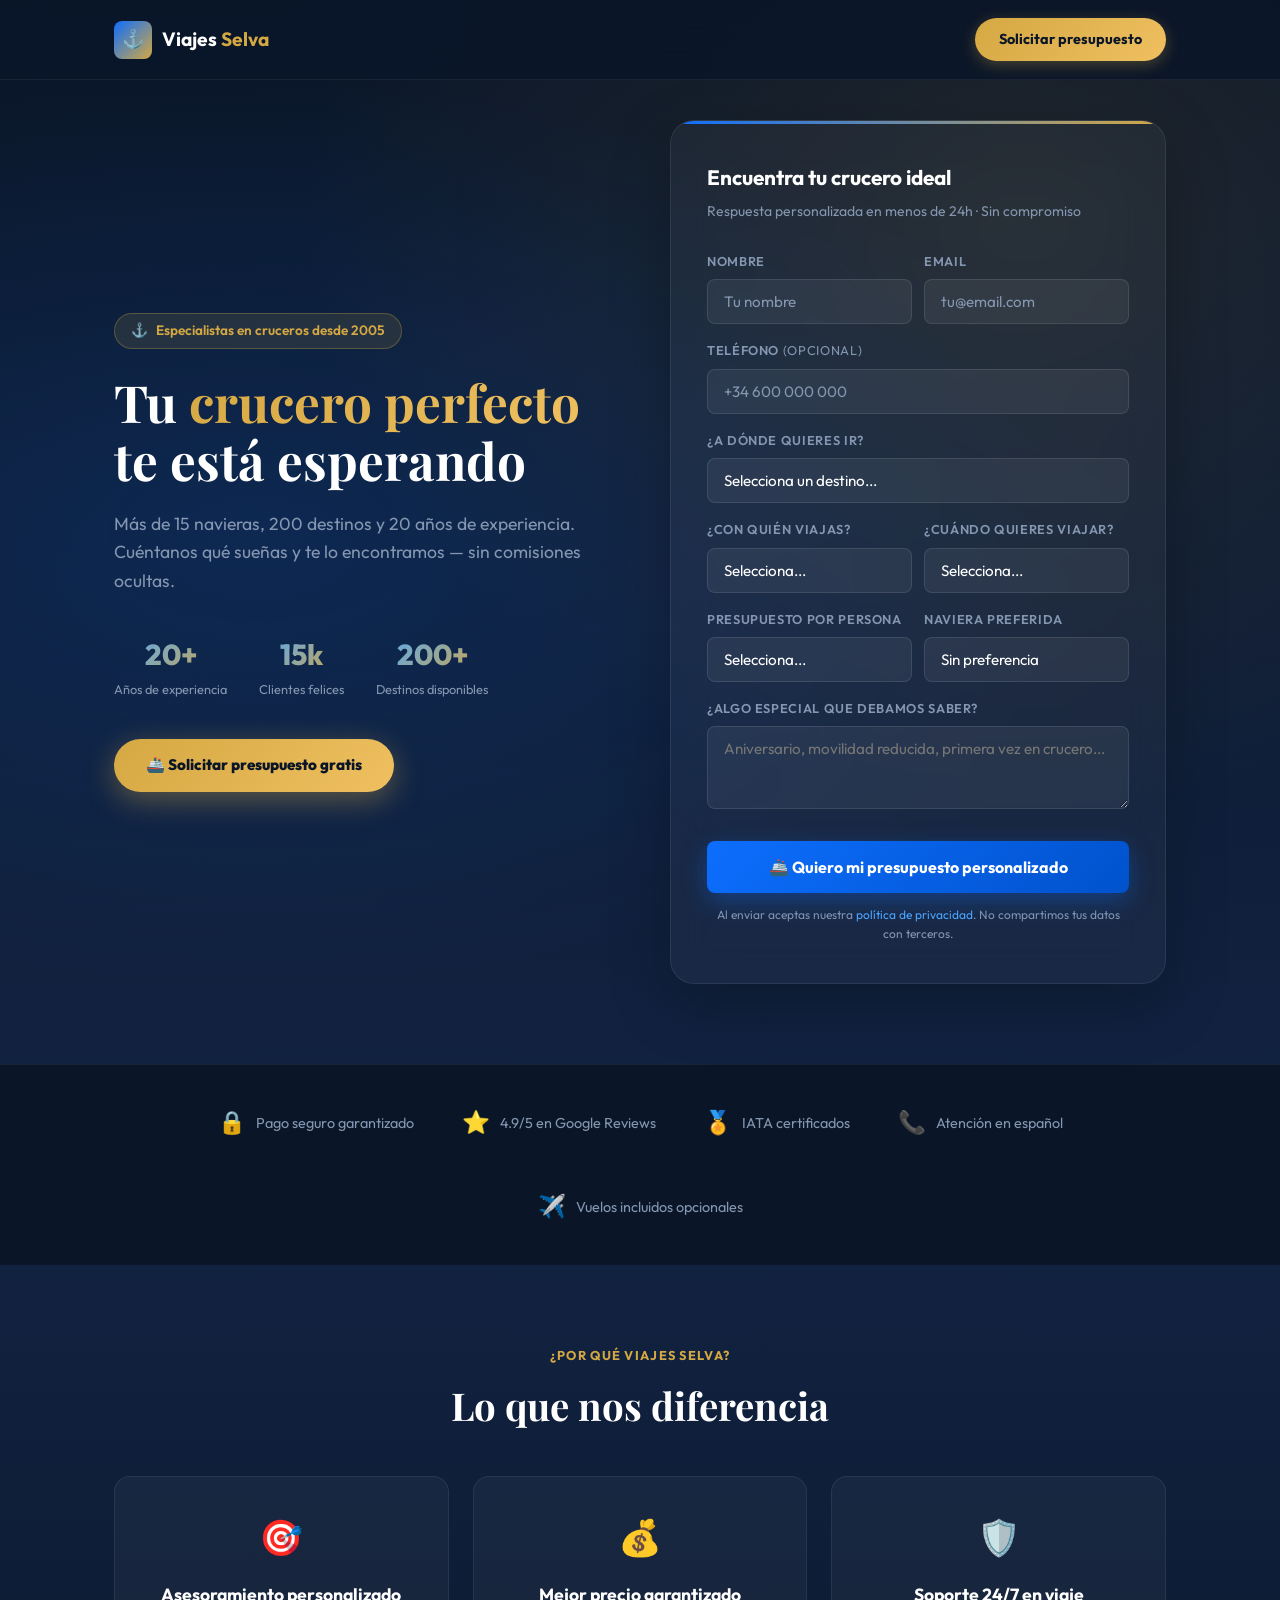
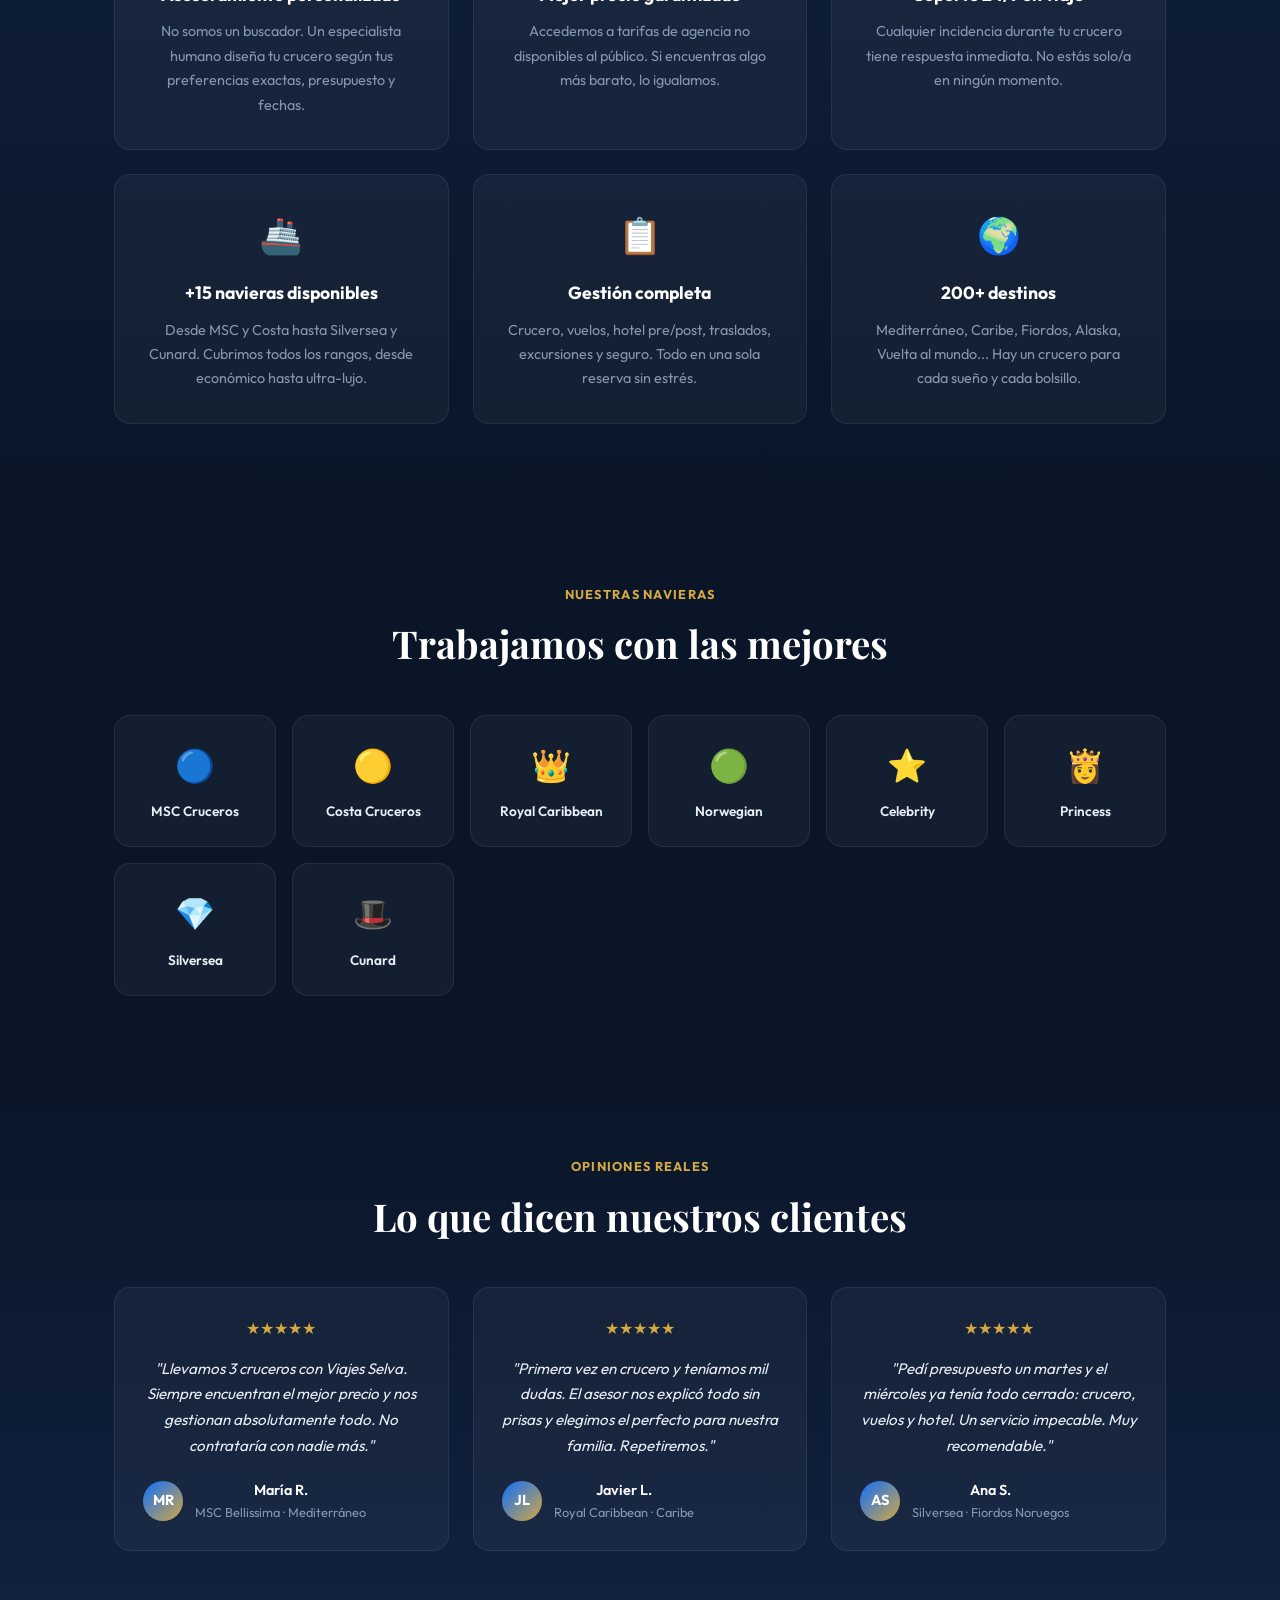
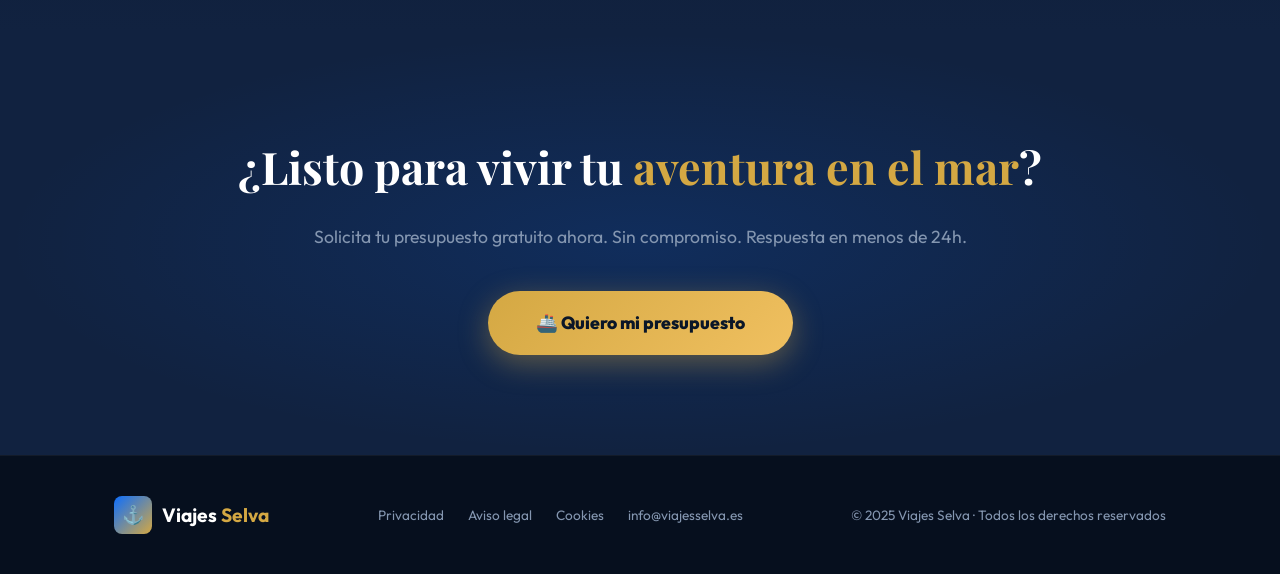
<file: index.html>
<!DOCTYPE html>
<html lang="es">
<head>
  <meta charset="UTF-8" />
  <meta name="viewport" content="width=device-width, initial-scale=1.0" />
  <title>Tu Crucero Perfecto | Viajes Selva — Especialistas en Cruceros</title>
  <meta name="description" content="Encuentra el crucero perfecto para ti. Especialistas en MSC, Costa, Royal Caribbean, Silversea y más. Presupuesto sin compromiso en menos de 24h." />
  <meta property="og:title" content="Tu Crucero Perfecto | Viajes Selva" />
  <meta property="og:description" content="Especialistas en cruceros desde 2005. MSC, Costa, Royal Caribbean, Silversea y más de 15 navieras." />
  <meta property="og:type" content="website" />
  <meta property="og:url" content="https://viajesselva.es" />
  <link rel="canonical" href="https://viajesselva.es" />
  <link rel="stylesheet" href="styles.css" />
</head>
<body>

<!-- LOADING OVERLAY -->
<div class="loading-overlay" id="loadingOverlay">
  <div class="spinner"></div>
  <p style="color: var(--gray-500); font-size: .9rem;">Enviando tu solicitud...</p>
</div>

<!-- PARTICLES -->
<canvas id="particles-canvas"></canvas>

<!-- NAV -->
<nav>
  <div class="container nav-inner">
    <a href="/" class="logo">
      <div class="logo-icon">⚓</div>
      <span class="logo-text">Viajes <span>Selva</span></span>
    </a>
    <a href="#formulario" class="nav-cta">Solicitar presupuesto</a>
  </div>
</nav>

<!-- HERO -->
<section class="hero" id="inicio">
  <div class="container">
    <div class="hero-grid">

      <!-- LEFT: Texto -->
      <div class="hero-content">
        <div class="hero-badge">Especialistas en cruceros desde 2005</div>
        <h1>Tu <span>crucero perfecto</span> te está esperando</h1>
        <p class="hero-desc">
          Más de 15 navieras, 200 destinos y 20 años de experiencia. 
          Cuéntanos qué sueñas y te lo encontramos — sin comisiones ocultas.
        </p>
        <div class="hero-stats">
          <div class="stat">
            <div class="stat-num">20+</div>
            <div class="stat-label">Años de experiencia</div>
          </div>
          <div class="stat">
            <div class="stat-num">15k</div>
            <div class="stat-label">Clientes felices</div>
          </div>
          <div class="stat">
            <div class="stat-num">200+</div>
            <div class="stat-label">Destinos disponibles</div>
          </div>
        </div>
        <div style="display:flex; gap:16px; flex-wrap:wrap;">
          <a href="#formulario" class="btn-cta-large" style="font-size:.95rem; padding:14px 32px;">
            🚢 Solicitar presupuesto gratis
          </a>
        </div>
      </div>

      <!-- RIGHT: Formulario de captación -->
      <div id="formulario">
        <div class="form-card">
          <h2 class="form-title">Encuentra tu crucero ideal</h2>
          <p class="form-subtitle">Respuesta personalizada en menos de 24h · Sin compromiso</p>

          <form id="leadForm" novalidate>

            <!-- Campos visibles -->
            <div class="form-row">
              <div class="form-group">
                <label for="nombre">Nombre</label>
                <input type="text" id="nombre" name="nombre" placeholder="Tu nombre" required autocomplete="given-name" />
              </div>
              <div class="form-group">
                <label for="email">Email</label>
                <input type="email" id="email" name="email" placeholder="tu@email.com" required autocomplete="email" />
              </div>
            </div>

            <div class="form-group">
              <label for="telefono">Teléfono <span style="color:var(--gray-500);font-weight:400;">(opcional)</span></label>
              <input type="tel" id="telefono" name="telefono" placeholder="+34 600 000 000" autocomplete="tel" />
            </div>

            <div class="form-group">
              <label for="destino">¿A dónde quieres ir?</label>
              <select id="destino" name="destino" required>
                <option value="">Selecciona un destino...</option>
                <option value="caribe" data-score="10">🌴 Caribe</option>
                <option value="mediterraneo" data-score="8">🏛️ Mediterráneo</option>
                <option value="vuelta_mundo" data-score="10">🌍 Vuelta al mundo</option>
                <option value="norte_europa" data-score="8">🏰 Norte de Europa / Fiordos</option>
                <option value="alaska" data-score="9">🧊 Alaska</option>
                <option value="sudamerica" data-score="9">🌿 Sudamérica / Antártida</option>
                <option value="asia" data-score="9">🏯 Asia / Pacífico</option>
                <option value="canarias" data-score="7">🌋 Canarias</option>
                <option value="otro" data-score="6">📍 Otro / No lo sé aún</option>
              </select>
            </div>

            <div class="form-row">
              <div class="form-group">
                <label for="viajeros">¿Con quién viajas?</label>
                <select id="viajeros" name="viajeros" required>
                  <option value="">Selecciona...</option>
                  <option value="pareja" data-score="9">💑 En pareja</option>
                  <option value="familia" data-score="10">👨‍👩‍👧 Familia con niños</option>
                  <option value="amigos" data-score="7">👥 Con amigos</option>
                  <option value="solo" data-score="6">🧳 Solo/a</option>
                  <option value="grupo" data-score="8">🎉 Grupo grande</option>
                </select>
              </div>
              <div class="form-group">
                <label for="fechas">¿Cuándo quieres viajar?</label>
                <select id="fechas" name="fechas" required>
                  <option value="">Selecciona...</option>
                  <option value="menos3meses" data-score="10">📅 Menos de 3 meses</option>
                  <option value="3a6meses" data-score="8">📅 Entre 3 y 6 meses</option>
                  <option value="mas6meses" data-score="6">📅 Más de 6 meses</option>
                  <option value="flexible" data-score="5">🗓️ Soy flexible</option>
                </select>
              </div>
            </div>

            <div class="form-row">
              <div class="form-group">
                <label for="presupuesto">Presupuesto por persona</label>
                <select id="presupuesto" name="presupuesto" required>
                  <option value="">Selecciona...</option>
                  <option value="menos1000" data-score="4">Menos de 1.000€</option>
                  <option value="1000a2000" data-score="6">1.000€ – 2.000€</option>
                  <option value="2000a3000" data-score="8">2.000€ – 3.000€</option>
                  <option value="mas3000" data-score="10">Más de 3.000€</option>
                  <option value="sinlimite" data-score="10">Sin límite definido</option>
                </select>
              </div>
              <div class="form-group">
                <label for="naviera">Naviera preferida</label>
                <select id="naviera" name="naviera">
                  <option value="">Sin preferencia</option>
                  <option value="msc" data-score="8">MSC Cruceros</option>
                  <option value="costa" data-score="8">Costa Cruceros</option>
                  <option value="royal" data-score="8">Royal Caribbean</option>
                  <option value="norwegian" data-score="8">Norwegian Cruise Line</option>
                  <option value="carnival" data-score="7">Carnival</option>
                  <option value="celebrity" data-score="9">Celebrity Cruises</option>
                  <option value="princess" data-score="9">Princess Cruises</option>
                  <option value="silversea" data-score="10">Silversea ✨</option>
                  <option value="cunard" data-score="10">Cunard ✨</option>
                  <option value="regent" data-score="10">Regent Seven Seas ✨</option>
                  <option value="otro" data-score="6">Otra / No lo sé</option>
                </select>
              </div>
            </div>

            <div class="form-group">
              <label for="mensaje">¿Algo especial que debamos saber?</label>
              <textarea id="mensaje" name="mensaje" rows="3"
                placeholder="Aniversario, movilidad reducida, primera vez en crucero..."
                style="resize:vertical; min-height:80px;"></textarea>
            </div>

            <!-- CAMPOS HIDDEN (scoring invisible) -->
            <input type="hidden" id="score_total" name="score_total" value="0" />
            <input type="hidden" id="clasificacion" name="clasificacion" value="" />
            <input type="hidden" id="utm_source" name="utm_source" value="" />
            <input type="hidden" id="utm_medium" name="utm_medium" value="" />
            <input type="hidden" id="utm_campaign" name="utm_campaign" value="" />
            <input type="hidden" id="utm_content" name="utm_content" value="" />
            <input type="hidden" id="timestamp" name="timestamp" value="" />

            <button type="submit" class="btn-submit" id="submitBtn">
              <span class="btn-text">🚢 Quiero mi presupuesto personalizado</span>
            </button>

            <p class="form-legal">
              Al enviar aceptas nuestra <a href="/privacidad.html">política de privacidad</a>.
              No compartimos tus datos con terceros.
            </p>
          </form>

          <!-- SUCCESS STATE -->
          <div class="form-success" id="formSuccess">
            <div class="success-icon">✅</div>
            <h3>¡Solicitud recibida!</h3>
            <p>Te contactaremos en menos de <strong>24 horas</strong> con tu presupuesto personalizado. Revisa también tu bandeja de spam.</p>
            <p style="margin-top:12px; font-size:.85rem; color:var(--gray-500);">
              Mientras tanto, visita <a href="https://guiacrucerista.com" style="color:var(--ocean-light);">GuiaCrucerista.com</a> 
              para inspirarte con guías y consejos.
            </p>
          </div>

        </div>
      </div>

    </div>
  </div>
</section>

<!-- TRUST BAR -->
<div class="trust-bar">
  <div class="container">
    <div class="trust-items">
      <div class="trust-item"><span class="icon">🔒</span> Pago seguro garantizado</div>
      <div class="trust-item"><span class="icon">⭐</span> 4.9/5 en Google Reviews</div>
      <div class="trust-item"><span class="icon">🏅</span> IATA certificados</div>
      <div class="trust-item"><span class="icon">📞</span> Atención en español</div>
      <div class="trust-item"><span class="icon">✈️</span> Vuelos incluidos opcionales</div>
    </div>
  </div>
</div>

<!-- FEATURES -->
<section class="features">
  <div class="container text-center">
    <p class="section-tag">¿Por qué Viajes Selva?</p>
    <h2 class="section-title">Lo que nos diferencia</h2>
    <div class="features-grid">
      <div class="feature-card">
        <div class="feature-icon">🎯</div>
        <h3>Asesoramiento personalizado</h3>
        <p>No somos un buscador. Un especialista humano diseña tu crucero según tus preferencias exactas, presupuesto y fechas.</p>
      </div>
      <div class="feature-card">
        <div class="feature-icon">💰</div>
        <h3>Mejor precio garantizado</h3>
        <p>Accedemos a tarifas de agencia no disponibles al público. Si encuentras algo más barato, lo igualamos.</p>
      </div>
      <div class="feature-card">
        <div class="feature-icon">🛡️</div>
        <h3>Soporte 24/7 en viaje</h3>
        <p>Cualquier incidencia durante tu crucero tiene respuesta inmediata. No estás solo/a en ningún momento.</p>
      </div>
      <div class="feature-card">
        <div class="feature-icon">🚢</div>
        <h3>+15 navieras disponibles</h3>
        <p>Desde MSC y Costa hasta Silversea y Cunard. Cubrimos todos los rangos, desde económico hasta ultra-lujo.</p>
      </div>
      <div class="feature-card">
        <div class="feature-icon">📋</div>
        <h3>Gestión completa</h3>
        <p>Crucero, vuelos, hotel pre/post, traslados, excursiones y seguro. Todo en una sola reserva sin estrés.</p>
      </div>
      <div class="feature-card">
        <div class="feature-icon">🌍</div>
        <h3>200+ destinos</h3>
        <p>Mediterráneo, Caribe, Fiordos, Alaska, Vuelta al mundo... Hay un crucero para cada sueño y cada bolsillo.</p>
      </div>
    </div>
  </div>
</section>

<!-- NAVIERAS -->
<section class="navieras">
  <div class="container text-center">
    <p class="section-tag">Nuestras navieras</p>
    <h2 class="section-title">Trabajamos con las mejores</h2>
    <div class="navieras-grid">
      <div class="naviera-card"><div class="naviera-emoji">🔵</div><div class="naviera-name">MSC Cruceros</div></div>
      <div class="naviera-card"><div class="naviera-emoji">🟡</div><div class="naviera-name">Costa Cruceros</div></div>
      <div class="naviera-card"><div class="naviera-emoji">👑</div><div class="naviera-name">Royal Caribbean</div></div>
      <div class="naviera-card"><div class="naviera-emoji">🟢</div><div class="naviera-name">Norwegian</div></div>
      <div class="naviera-card"><div class="naviera-emoji">⭐</div><div class="naviera-name">Celebrity</div></div>
      <div class="naviera-card"><div class="naviera-emoji">👸</div><div class="naviera-name">Princess</div></div>
      <div class="naviera-card"><div class="naviera-emoji">💎</div><div class="naviera-name">Silversea</div></div>
      <div class="naviera-card"><div class="naviera-emoji">🎩</div><div class="naviera-name">Cunard</div></div>
    </div>
  </div>
</section>

<!-- TESTIMONIOS -->
<section class="testimonios">
  <div class="container text-center">
    <p class="section-tag">Opiniones reales</p>
    <h2 class="section-title">Lo que dicen nuestros clientes</h2>
    <div class="testimonios-grid">
      <div class="testimonio-card">
        <div class="stars">★★★★★</div>
        <p class="testimonio-text">"Llevamos 3 cruceros con Viajes Selva. Siempre encuentran el mejor precio y nos gestionan absolutamente todo. No contrataría con nadie más."</p>
        <div class="testimonio-author">
          <div class="author-avatar">MR</div>
          <div>
            <div class="author-name">María R.</div>
            <div class="author-cruise">MSC Bellissima · Mediterráneo</div>
          </div>
        </div>
      </div>
      <div class="testimonio-card">
        <div class="stars">★★★★★</div>
        <p class="testimonio-text">"Primera vez en crucero y teníamos mil dudas. El asesor nos explicó todo sin prisas y elegimos el perfecto para nuestra familia. Repetiremos."</p>
        <div class="testimonio-author">
          <div class="author-avatar">JL</div>
          <div>
            <div class="author-name">Javier L.</div>
            <div class="author-cruise">Royal Caribbean · Caribe</div>
          </div>
        </div>
      </div>
      <div class="testimonio-card">
        <div class="stars">★★★★★</div>
        <p class="testimonio-text">"Pedí presupuesto un martes y el miércoles ya tenía todo cerrado: crucero, vuelos y hotel. Un servicio impecable. Muy recomendable."</p>
        <div class="testimonio-author">
          <div class="author-avatar">AS</div>
          <div>
            <div class="author-name">Ana S.</div>
            <div class="author-cruise">Silversea · Fiordos Noruegos</div>
          </div>
        </div>
      </div>
    </div>
  </div>
</section>

<!-- CTA FINAL -->
<section class="cta-final">
  <div class="container">
    <h2>¿Listo para vivir tu <span class="text-gold">aventura en el mar</span>?</h2>
    <p>Solicita tu presupuesto gratuito ahora. Sin compromiso. Respuesta en menos de 24h.</p>
    <a href="#formulario" class="btn-cta-large">🚢 Quiero mi presupuesto</a>
  </div>
</section>

<!-- FOOTER -->
<footer>
  <div class="container footer-inner">
    <a href="/" class="logo">
      <div class="logo-icon">⚓</div>
      <span class="logo-text">Viajes <span>Selva</span></span>
    </a>
    <div class="footer-links">
      <a href="/privacidad.html">Privacidad</a>
      <a href="/aviso-legal.html">Aviso legal</a>
      <a href="/cookies.html">Cookies</a>
      <a href="mailto:info@viajesselva.es">info@viajesselva.es</a>
    </div>
    <p class="footer-copy">© 2025 Viajes Selva · Todos los derechos reservados</p>
  </div>
</footer>

<!-- ============================================
     JAVASCRIPT — Sistema de scoring + envío
     ============================================ -->
<script>
// === PARTÍCULAS DE FONDO ===
(function() {
  const canvas = document.getElementById('particles-canvas');
  const ctx = canvas.getContext('2d');
  let particles = [];

  function resize() {
    canvas.width = window.innerWidth;
    canvas.height = window.innerHeight;
  }
  window.addEventListener('resize', resize);
  resize();

  for (let i = 0; i < 60; i++) {
    particles.push({
      x: Math.random() * canvas.width,
      y: Math.random() * canvas.height,
      r: Math.random() * 1.5 + 0.3,
      dx: (Math.random() - 0.5) * 0.4,
      dy: (Math.random() - 0.5) * 0.4,
      alpha: Math.random() * 0.5 + 0.1
    });
  }

  function animate() {
    ctx.clearRect(0, 0, canvas.width, canvas.height);
    particles.forEach(p => {
      ctx.beginPath();
      ctx.arc(p.x, p.y, p.r, 0, Math.PI * 2);
      ctx.fillStyle = `rgba(78,168,255,${p.alpha})`;
      ctx.fill();
      p.x += p.dx; p.y += p.dy;
      if (p.x < 0) p.x = canvas.width;
      if (p.x > canvas.width) p.x = 0;
      if (p.y < 0) p.y = canvas.height;
      if (p.y > canvas.height) p.y = 0;
    });
    requestAnimationFrame(animate);
  }
  animate();
})();

// === UTM PARAMS ===
(function() {
  const params = new URLSearchParams(window.location.search);
  ['utm_source','utm_medium','utm_campaign','utm_content'].forEach(key => {
    const el = document.getElementById(key);
    if (el) el.value = params.get(key) || '';
  });
})();

// === SISTEMA DE SCORING ===
function calcularScore() {
  let score = 0;
  const campos = ['destino','viajeros','fechas','presupuesto','naviera'];
  campos.forEach(id => {
    const el = document.getElementById(id);
    if (el && el.selectedOptions[0]) {
      const pts = parseInt(el.selectedOptions[0].dataset.score || 0);
      score += pts;
    }
  });
  // Bonus teléfono
  const tel = document.getElementById('telefono').value.trim();
  if (tel.length > 8) score += 5;
  return score;
}

function clasificarLead(score) {
  if (score >= 35) return 'caliente';
  if (score >= 20) return 'tibio';
  return 'frio';
}

// === ENVÍO DEL FORMULARIO ===
document.getElementById('leadForm').addEventListener('submit', async function(e) {
  e.preventDefault();

  // Calcular score antes de enviar
  const score = calcularScore();
  const clasif = clasificarLead(score);
  document.getElementById('score_total').value = score;
  document.getElementById('clasificacion').value = clasif;
  document.getElementById('timestamp').value = new Date().toISOString();

  // Recoger datos
  const formData = {
    nombre:       document.getElementById('nombre').value.trim(),
    email:        document.getElementById('email').value.trim(),
    telefono:     document.getElementById('telefono').value.trim(),
    destino:      document.getElementById('destino').value,
    viajeros:     document.getElementById('viajeros').value,
    fechas:       document.getElementById('fechas').value,
    presupuesto:  document.getElementById('presupuesto').value,
    naviera:      document.getElementById('naviera').value,
    mensaje:      document.getElementById('mensaje').value.trim(),
    score_total:  score,
    clasificacion: clasif,
    utm_source:   document.getElementById('utm_source').value,
    utm_medium:   document.getElementById('utm_medium').value,
    utm_campaign: document.getElementById('utm_campaign').value,
    utm_content:  document.getElementById('utm_content').value,
    timestamp:    document.getElementById('timestamp').value
  };

  // Mostrar loading
  document.getElementById('loadingOverlay').classList.add('active');

  try {
    // Enviar a n8n
    const response = await fetch('https://TU_VPS/webhook/lead-selva', {
      method: 'POST',
      headers: { 'Content-Type': 'application/json' },
      body: JSON.stringify(formData)
    });

    if (response.ok || response.status === 200) {
      // Éxito: mostrar estado de confirmación
      document.getElementById('leadForm').style.display = 'none';
      document.getElementById('formSuccess').style.display = 'block';
      // Scroll al formulario
      document.getElementById('formulario').scrollIntoView({ behavior: 'smooth' });
    } else {
      throw new Error('Error en el servidor');
    }
  } catch (err) {
    // Fallback: si n8n falla, igual mostramos éxito al usuario
    // (el lead puede reintentarse o registrarse vía email de respaldo)
    document.getElementById('leadForm').style.display = 'none';
    document.getElementById('formSuccess').style.display = 'block';
    console.error('Error al enviar:', err);
  } finally {
    document.getElementById('loadingOverlay').classList.remove('active');
  }
});

// === SMOOTH SCROLL ===
document.querySelectorAll('a[href^="#"]').forEach(a => {
  a.addEventListener('click', e => {
    e.preventDefault();
    const target = document.querySelector(a.getAttribute('href'));
    if (target) target.scrollIntoView({ behavior: 'smooth', block: 'start' });
  });
});

// === NAV SCROLL ===
window.addEventListener('scroll', () => {
  const nav = document.querySelector('nav');
  if (window.scrollY > 50) {
    nav.style.background = 'rgba(6,15,30,.97)';
  } else {
    nav.style.background = 'rgba(10,22,40,.85)';
  }
});
</script>

</body>
</html>
</file>
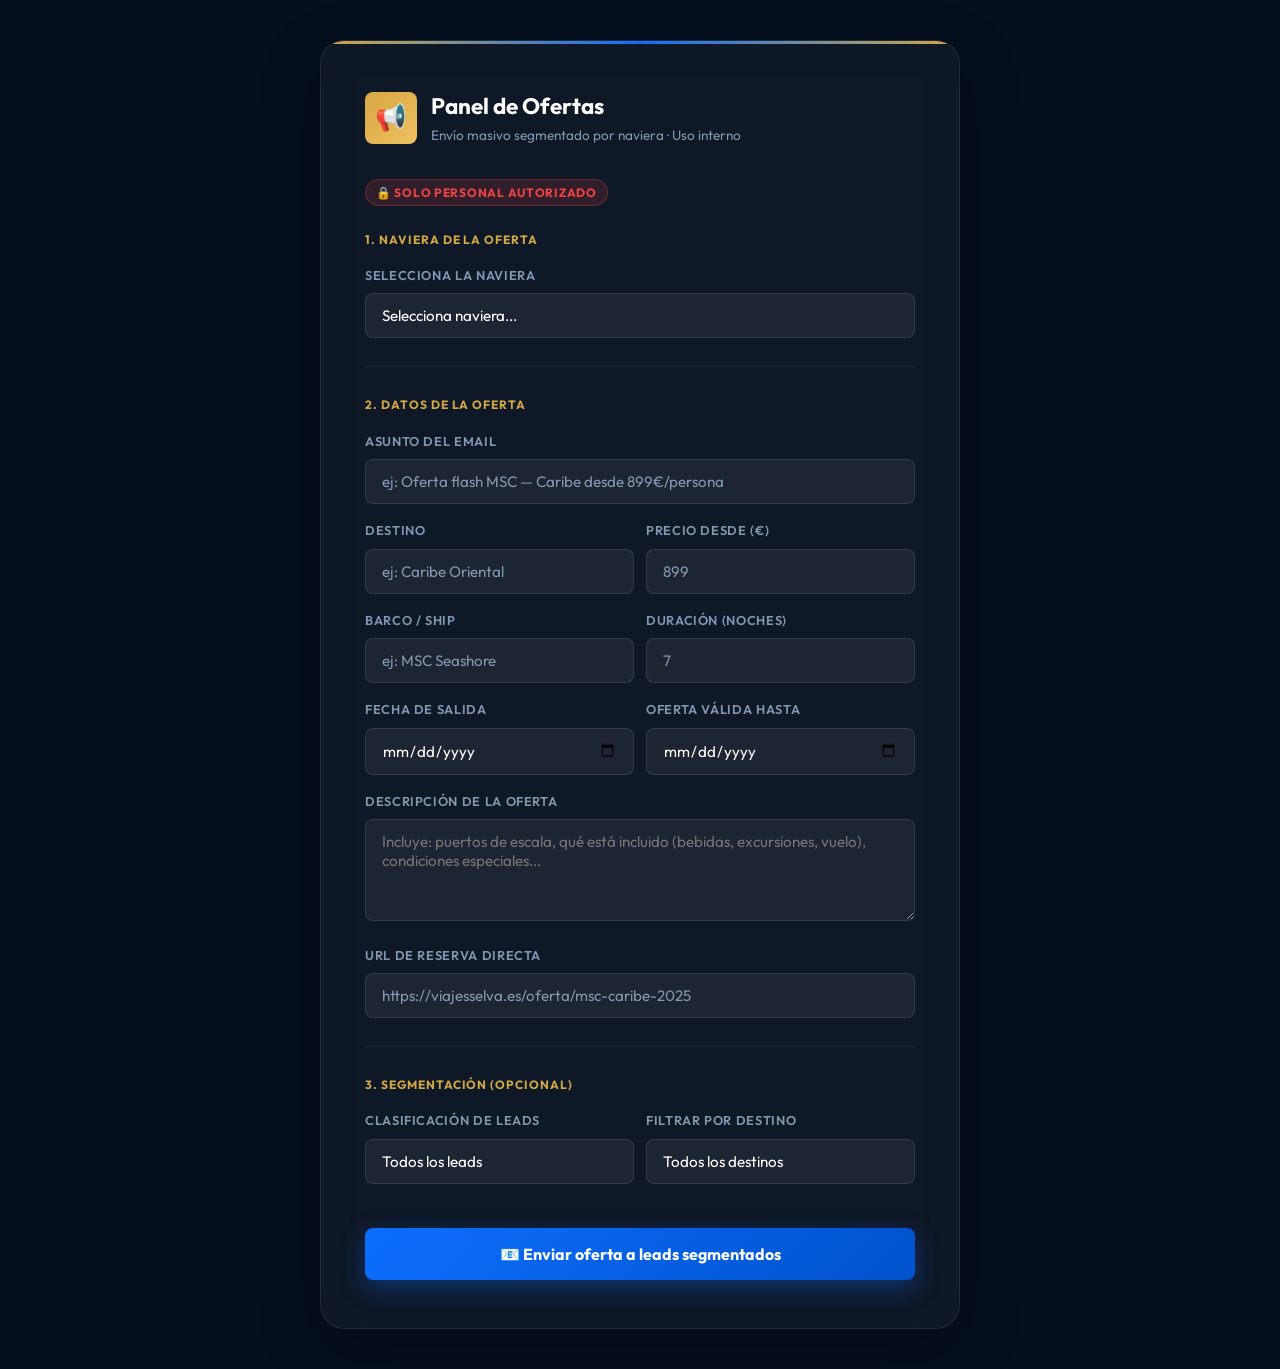
<file: panel-ofertas.html>
<!DOCTYPE html>
<html lang="es">
<head>
  <meta charset="UTF-8" />
  <meta name="viewport" content="width=device-width, initial-scale=1.0" />
  <title>Panel de Ofertas — Viajes Selva (Interno)</title>
  <meta name="robots" content="noindex, nofollow" />
  <link rel="stylesheet" href="styles.css" />
  <style>
    body { background: #060f1e; }
    .panel-wrap {
      min-height: 100vh;
      display: flex; align-items: center; justify-content: center;
      padding: 40px 20px;
    }
    .panel-card {
      width: 100%; max-width: 640px;
      background: rgba(255,255,255,.04);
      border: 1px solid rgba(255,255,255,.08);
      border-radius: var(--radius-lg);
      padding: 48px 44px;
      backdrop-filter: blur(20px);
      box-shadow: var(--shadow-lg);
      position: relative; overflow: hidden;
    }
    .panel-card::before {
      content: '';
      position: absolute; top: 0; left: 0; right: 0; height: 3px;
      background: linear-gradient(90deg, var(--gold), var(--ocean), var(--gold));
    }
    .panel-header {
      display: flex; align-items: center; gap: 14px; margin-bottom: 32px;
    }
    .panel-icon {
      width: 52px; height: 52px;
      background: linear-gradient(135deg, var(--gold), var(--gold-light));
      border-radius: var(--radius-sm);
      display: flex; align-items: center; justify-content: center;
      font-size: 1.6rem;
    }
    .panel-header h1 { font-size: 1.4rem; font-weight: 700; }
    .panel-header p { font-size: .85rem; color: var(--gray-500); }

    .tag-interno {
      display: inline-block;
      background: rgba(239,68,68,.15); border: 1px solid rgba(239,68,68,.3);
      color: #ef4444; font-size: .75rem; font-weight: 700;
      padding: 3px 10px; border-radius: 50px; margin-bottom: 24px;
      text-transform: uppercase; letter-spacing: .06em;
    }

    .divider {
      border: none; border-top: 1px solid rgba(255,255,255,.07);
      margin: 28px 0;
    }
    .section-label {
      font-size: .75rem; font-weight: 700; text-transform: uppercase;
      letter-spacing: .08em; color: var(--gold); margin-bottom: 16px;
    }
    .preview-box {
      background: rgba(255,255,255,.03);
      border: 1px solid rgba(255,255,255,.07);
      border-radius: var(--radius-sm);
      padding: 20px; margin-top: 20px;
    }
    .preview-box h3 { font-size: 1rem; margin-bottom: 8px; }
    .preview-box p { font-size: .85rem; color: var(--gray-500); }

    .status-bar {
      margin-top: 20px; padding: 14px 18px;
      border-radius: var(--radius-sm);
      font-size: .875rem; font-weight: 600;
      display: none;
    }
    .status-bar.success {
      background: rgba(16,185,129,.15); border: 1px solid rgba(16,185,129,.3);
      color: #10b981; display: block;
    }
    .status-bar.error {
      background: rgba(239,68,68,.12); border: 1px solid rgba(239,68,68,.3);
      color: #ef4444; display: block;
    }
    .counter-badge {
      background: rgba(13,110,253,.15); border: 1px solid rgba(13,110,253,.2);
      color: var(--ocean-light); font-size: .8rem; font-weight: 600;
      padding: 4px 12px; border-radius: 50px;
      margin-top: 12px; display: inline-block;
    }
  </style>
</head>
<body>

<div class="panel-wrap">
  <div class="panel-card">

    <div class="panel-header">
      <div class="panel-icon">📢</div>
      <div>
        <h1>Panel de Ofertas</h1>
        <p>Envío masivo segmentado por naviera · Uso interno</p>
      </div>
    </div>

    <div class="tag-interno">🔒 Solo personal autorizado</div>

    <form id="ofertaForm">

      <!-- NAVIERA -->
      <p class="section-label">1. Naviera de la oferta</p>
      <div class="form-group">
        <label for="naviera_oferta">Selecciona la naviera</label>
        <select id="naviera_oferta" name="naviera_oferta" required>
          <option value="">Selecciona naviera...</option>
          <option value="msc">MSC Cruceros</option>
          <option value="costa">Costa Cruceros</option>
          <option value="royal">Royal Caribbean</option>
          <option value="norwegian">Norwegian Cruise Line</option>
          <option value="carnival">Carnival</option>
          <option value="celebrity">Celebrity Cruises</option>
          <option value="princess">Princess Cruises</option>
          <option value="silversea">Silversea ✨</option>
          <option value="cunard">Cunard ✨</option>
          <option value="regent">Regent Seven Seas ✨</option>
          <option value="todas">📢 Todas las navieras (envío general)</option>
        </select>
      </div>

      <hr class="divider" />

      <!-- OFERTA -->
      <p class="section-label">2. Datos de la oferta</p>

      <div class="form-group">
        <label for="asunto_email">Asunto del email</label>
        <input type="text" id="asunto_email" name="asunto_email" required
          placeholder="ej: Oferta flash MSC — Caribe desde 899€/persona" />
      </div>

      <div class="form-row">
        <div class="form-group">
          <label for="destino_oferta">Destino</label>
          <input type="text" id="destino_oferta" name="destino_oferta" required
            placeholder="ej: Caribe Oriental" />
        </div>
        <div class="form-group">
          <label for="precio_desde">Precio desde (€)</label>
          <input type="number" id="precio_desde" name="precio_desde" required
            placeholder="899" min="0" />
        </div>
      </div>

      <div class="form-row">
        <div class="form-group">
          <label for="barco">Barco / Ship</label>
          <input type="text" id="barco" name="barco"
            placeholder="ej: MSC Seashore" />
        </div>
        <div class="form-group">
          <label for="duracion">Duración (noches)</label>
          <input type="number" id="duracion" name="duracion"
            placeholder="7" min="1" />
        </div>
      </div>

      <div class="form-row">
        <div class="form-group">
          <label for="fecha_salida">Fecha de salida</label>
          <input type="date" id="fecha_salida" name="fecha_salida" />
        </div>
        <div class="form-group">
          <label for="valida_hasta">Oferta válida hasta</label>
          <input type="date" id="valida_hasta" name="valida_hasta" />
        </div>
      </div>

      <div class="form-group">
        <label for="descripcion_oferta">Descripción de la oferta</label>
        <textarea id="descripcion_oferta" name="descripcion_oferta" rows="4"
          style="resize:vertical; min-height:100px;"
          placeholder="Incluye: puertos de escala, qué está incluido (bebidas, excursiones, vuelo), condiciones especiales..."></textarea>
      </div>

      <div class="form-group">
        <label for="url_reserva">URL de reserva directa</label>
        <input type="url" id="url_reserva" name="url_reserva"
          placeholder="https://viajesselva.es/oferta/msc-caribe-2025" />
      </div>

      <hr class="divider" />

      <!-- SEGMENTACIÓN ADICIONAL -->
      <p class="section-label">3. Segmentación (opcional)</p>

      <div class="form-row">
        <div class="form-group">
          <label for="filtro_clasificacion">Clasificación de leads</label>
          <select id="filtro_clasificacion" name="filtro_clasificacion">
            <option value="todos">Todos los leads</option>
            <option value="caliente">Solo leads calientes 🔥</option>
            <option value="tibio">Solo leads tibios 🌡️</option>
            <option value="frio">Solo leads fríos 🧊</option>
            <option value="caliente,tibio">Calientes + Tibios</option>
          </select>
        </div>
        <div class="form-group">
          <label for="filtro_destino">Filtrar por destino</label>
          <select id="filtro_destino" name="filtro_destino">
            <option value="todos">Todos los destinos</option>
            <option value="caribe">Caribe</option>
            <option value="mediterraneo">Mediterráneo</option>
            <option value="vuelta_mundo">Vuelta al mundo</option>
            <option value="norte_europa">Norte de Europa</option>
            <option value="alaska">Alaska</option>
          </select>
        </div>
      </div>

      <!-- PREVIEW -->
      <div class="preview-box" id="previewBox" style="display:none;">
        <p class="section-label" style="margin-bottom:12px;">Vista previa del envío</p>
        <h3 id="preview-asunto">—</h3>
        <p id="preview-naviera" style="margin-top:6px;"></p>
        <p id="preview-precio" style="margin-top:4px; color:var(--gold); font-weight:700;"></p>
        <div class="counter-badge" id="preview-segmento">Calculando destinatarios...</div>
      </div>

      <button type="submit" class="btn-submit" id="enviarBtn" style="margin-top:28px;">
        <span class="btn-text">📧 Enviar oferta a leads segmentados</span>
      </button>

      <div class="status-bar" id="statusBar"></div>

    </form>

  </div>
</div>

<script>
// === PREVIEW EN TIEMPO REAL ===
const campos = ['naviera_oferta','asunto_email','precio_desde','destino_oferta'];
campos.forEach(id => {
  document.getElementById(id).addEventListener('change', actualizarPreview);
  document.getElementById(id).addEventListener('input', actualizarPreview);
});

function actualizarPreview() {
  const naviera = document.getElementById('naviera_oferta').value;
  const asunto = document.getElementById('asunto_email').value;
  const precio = document.getElementById('precio_desde').value;
  const destino = document.getElementById('destino_oferta').value;

  if (naviera && asunto) {
    document.getElementById('previewBox').style.display = 'block';
    document.getElementById('preview-asunto').textContent = asunto || '—';
    document.getElementById('preview-naviera').textContent = 
      `Naviera: ${naviera.toUpperCase()} · Destino: ${destino || '—'}`;
    document.getElementById('preview-precio').textContent = 
      precio ? `Desde ${precio}€/persona` : '';
    document.getElementById('preview-segmento').textContent =
      `Filtrando leads de ${naviera === 'todas' ? 'todas las navieras' : naviera.toUpperCase()}...`;
  }
}

// === ENVÍO ===
document.getElementById('ofertaForm').addEventListener('submit', async function(e) {
  e.preventDefault();

  const btn = document.getElementById('enviarBtn');
  const status = document.getElementById('statusBar');
  btn.disabled = true;
  btn.querySelector('.btn-text').textContent = '⏳ Enviando...';

  const payload = {
    naviera:              document.getElementById('naviera_oferta').value,
    asunto_email:         document.getElementById('asunto_email').value,
    destino_oferta:       document.getElementById('destino_oferta').value,
    precio_desde:         document.getElementById('precio_desde').value,
    barco:                document.getElementById('barco').value,
    duracion:             document.getElementById('duracion').value,
    fecha_salida:         document.getElementById('fecha_salida').value,
    valida_hasta:         document.getElementById('valida_hasta').value,
    descripcion_oferta:   document.getElementById('descripcion_oferta').value,
    url_reserva:          document.getElementById('url_reserva').value,
    filtro_clasificacion: document.getElementById('filtro_clasificacion').value,
    filtro_destino:       document.getElementById('filtro_destino').value,
    timestamp:            new Date().toISOString()
  };

  try {
    const res = await fetch('https://TU_VPS/webhook/oferta-naviera', {
      method: 'POST',
      headers: { 'Content-Type': 'application/json' },
      body: JSON.stringify(payload)
    });

    if (res.ok) {
      status.className = 'status-bar success';
      status.textContent = '✅ Oferta enviada correctamente. Recibirás confirmación por Telegram.';
      document.getElementById('ofertaForm').reset();
      document.getElementById('previewBox').style.display = 'none';
    } else {
      throw new Error('Error servidor');
    }
  } catch (err) {
    status.className = 'status-bar error';
    status.textContent = '❌ Error al conectar con el servidor. Verifica que n8n esté activo.';
  } finally {
    btn.disabled = false;
    btn.querySelector('.btn-text').textContent = '📧 Enviar oferta a leads segmentados';
  }
});
</script>

</body>
</html>
</file>
<file: styles.css>
/* ============================================
   VIAJES SELVA — viajesselva.es
   Sistema de diseño premium
   ============================================ */

@import url('https://fonts.googleapis.com/css2?family=Outfit:wght@300;400;500;600;700;800&family=Playfair+Display:wght@600;700&display=swap');

/* === RESET & BASE === */
*, *::before, *::after { box-sizing: border-box; margin: 0; padding: 0; }

:root {
  --navy:        #0a1628;
  --navy-mid:    #112240;
  --navy-light:  #1a3a6b;
  --ocean:       #0d6efd;
  --ocean-light: #4ea8ff;
  --gold:        #d4a843;
  --gold-light:  #f0c060;
  --white:       #ffffff;
  --gray-100:    #f8fafc;
  --gray-200:    #e8edf5;
  --gray-500:    #8496b0;
  --success:     #10b981;
  --danger:      #ef4444;

  --radius-sm:   8px;
  --radius-md:   16px;
  --radius-lg:   24px;
  --radius-xl:   40px;

  --shadow-sm:  0 2px 8px rgba(0,0,0,.12);
  --shadow-md:  0 8px 32px rgba(0,0,0,.18);
  --shadow-lg:  0 20px 60px rgba(0,0,0,.25);
  --shadow-glow: 0 0 40px rgba(13,110,253,.25);

  --transition: .3s cubic-bezier(.4,0,.2,1);
}

html { scroll-behavior: smooth; font-size: 16px; }
body {
  font-family: 'Outfit', sans-serif;
  background: var(--navy);
  color: var(--white);
  overflow-x: hidden;
  line-height: 1.6;
}

/* === UTILITY === */
.container { max-width: 1100px; margin: 0 auto; padding: 0 24px; }
.text-gold { color: var(--gold); }
.text-center { text-align: center; }

/* === PARTICLES BACKGROUND === */
#particles-canvas {
  position: fixed; top: 0; left: 0;
  width: 100%; height: 100%;
  pointer-events: none; z-index: 0;
  opacity: .4;
}

/* === NAV === */
nav {
  position: fixed; top: 0; left: 0; right: 0;
  z-index: 100;
  padding: 18px 0;
  background: rgba(10,22,40,.85);
  backdrop-filter: blur(20px);
  border-bottom: 1px solid rgba(255,255,255,.06);
  transition: var(--transition);
}
.nav-inner {
  display: flex; align-items: center;
  justify-content: space-between;
}
.logo {
  display: flex; align-items: center; gap: 10px;
  text-decoration: none;
}
.logo-icon {
  width: 38px; height: 38px;
  background: linear-gradient(135deg, var(--ocean), var(--gold));
  border-radius: var(--radius-sm);
  display: flex; align-items: center; justify-content: center;
  font-size: 18px;
}
.logo-text {
  font-size: 1.2rem; font-weight: 700; color: var(--white);
}
.logo-text span { color: var(--gold); }
.nav-cta {
  background: linear-gradient(135deg, var(--gold), var(--gold-light));
  color: var(--navy); font-weight: 700; font-size: .9rem;
  padding: 10px 24px; border-radius: 50px;
  text-decoration: none;
  transition: var(--transition);
  box-shadow: 0 4px 15px rgba(212,168,67,.3);
}
.nav-cta:hover { transform: translateY(-2px); box-shadow: 0 8px 25px rgba(212,168,67,.45); }

/* === HERO === */
.hero {
  position: relative; z-index: 1;
  min-height: 100vh;
  display: flex; align-items: center;
  padding: 120px 0 80px;
  background: 
    radial-gradient(ellipse at 20% 50%, rgba(13,110,253,.15) 0%, transparent 60%),
    radial-gradient(ellipse at 80% 20%, rgba(212,168,67,.1) 0%, transparent 50%),
    linear-gradient(180deg, var(--navy) 0%, var(--navy-mid) 100%);
}
.hero-grid {
  display: grid; grid-template-columns: 1fr 1fr; gap: 60px; align-items: center;
}
.hero-badge {
  display: inline-flex; align-items: center; gap: 8px;
  background: rgba(212,168,67,.12); border: 1px solid rgba(212,168,67,.3);
  color: var(--gold); font-size: .85rem; font-weight: 600;
  padding: 6px 16px; border-radius: 50px; margin-bottom: 24px;
}
.hero-badge::before { content: '⚓'; }
.hero h1 {
  font-family: 'Playfair Display', serif;
  font-size: clamp(2rem, 4vw, 3.2rem);
  line-height: 1.15; margin-bottom: 20px;
  color: var(--white);
}
.hero h1 span {
  background: linear-gradient(135deg, var(--gold), var(--gold-light));
  -webkit-background-clip: text; -webkit-text-fill-color: transparent;
}
.hero-desc {
  font-size: 1.1rem; color: var(--gray-500);
  margin-bottom: 36px; max-width: 480px;
}
.hero-stats {
  display: flex; gap: 32px; margin-bottom: 40px;
}
.stat { text-align: center; }
.stat-num {
  font-size: 1.8rem; font-weight: 800;
  background: linear-gradient(135deg, var(--ocean-light), var(--gold));
  -webkit-background-clip: text; -webkit-text-fill-color: transparent;
}
.stat-label { font-size: .8rem; color: var(--gray-500); margin-top: 2px; }

/* === FORM CARD === */
.form-card {
  background: rgba(255,255,255,.04);
  border: 1px solid rgba(255,255,255,.08);
  border-radius: var(--radius-lg);
  padding: 40px 36px;
  backdrop-filter: blur(20px);
  box-shadow: var(--shadow-lg);
  position: relative; overflow: hidden;
}
.form-card::before {
  content: '';
  position: absolute; top: 0; left: 0; right: 0; height: 3px;
  background: linear-gradient(90deg, var(--ocean), var(--gold), var(--ocean));
  background-size: 200% 100%;
  animation: shimmer 3s ease infinite;
}
@keyframes shimmer {
  0% { background-position: -200% 0; }
  100% { background-position: 200% 0; }
}
.form-title {
  font-size: 1.3rem; font-weight: 700; margin-bottom: 6px;
}
.form-subtitle {
  font-size: .875rem; color: var(--gray-500); margin-bottom: 28px;
}
.form-group { margin-bottom: 16px; }
.form-group label {
  display: block; font-size: .8rem; font-weight: 600;
  color: var(--gray-500); margin-bottom: 8px; text-transform: uppercase; letter-spacing: .05em;
}
.form-group input,
.form-group select,
.form-group textarea {
  width: 100%;
  background: rgba(255,255,255,.06);
  border: 1px solid rgba(255,255,255,.1);
  border-radius: var(--radius-sm);
  color: var(--white); font-family: 'Outfit', sans-serif;
  font-size: .95rem; padding: 12px 16px;
  transition: var(--transition);
  outline: none;
  -webkit-appearance: none;
}
.form-group input::placeholder { color: var(--gray-500); }
.form-group input:focus,
.form-group select:focus { border-color: var(--ocean); box-shadow: 0 0 0 3px rgba(13,110,253,.15); }
.form-group select option { background: var(--navy-mid); color: var(--white); }
.form-row { display: grid; grid-template-columns: 1fr 1fr; gap: 12px; }

/* === SUBMIT BTN === */
.btn-submit {
  width: 100%; padding: 16px;
  background: linear-gradient(135deg, var(--ocean), #0052cc);
  color: var(--white); font-family: 'Outfit', sans-serif;
  font-size: 1rem; font-weight: 700;
  border: none; border-radius: var(--radius-sm);
  cursor: pointer; margin-top: 8px;
  transition: var(--transition);
  position: relative; overflow: hidden;
  box-shadow: 0 8px 25px rgba(13,110,253,.35);
}
.btn-submit:hover { transform: translateY(-2px); box-shadow: 0 12px 35px rgba(13,110,253,.5); }
.btn-submit:active { transform: translateY(0); }
.btn-submit .btn-text { position: relative; z-index: 1; }
.btn-submit::after {
  content: ''; position: absolute;
  inset: 0; background: linear-gradient(135deg, transparent, rgba(255,255,255,.1));
  opacity: 0; transition: var(--transition);
}
.btn-submit:hover::after { opacity: 1; }
.form-legal {
  font-size: .75rem; color: var(--gray-500);
  text-align: center; margin-top: 12px;
}
.form-legal a { color: var(--ocean-light); text-decoration: none; }

/* === SUCCESS STATE === */
.form-success {
  display: none; text-align: center; padding: 20px 0;
}
.success-icon {
  width: 72px; height: 72px; margin: 0 auto 20px;
  background: rgba(16,185,129,.15); border: 2px solid var(--success);
  border-radius: 50%; display: flex; align-items: center; justify-content: center;
  font-size: 2rem;
}
.form-success h3 { font-size: 1.4rem; margin-bottom: 10px; }
.form-success p { color: var(--gray-500); font-size: .95rem; }

/* === TRUST BADGES === */
.trust-bar {
  position: relative; z-index: 1;
  border-top: 1px solid rgba(255,255,255,.06);
  padding: 40px 0;
}
.trust-items {
  display: flex; justify-content: center;
  gap: 48px; flex-wrap: wrap; align-items: center;
}
.trust-item {
  display: flex; align-items: center; gap: 10px;
  color: var(--gray-500); font-size: .9rem;
}
.trust-item .icon {
  font-size: 1.4rem;
  filter: grayscale(0);
}

/* === FEATURES SECTION === */
.features {
  position: relative; z-index: 1;
  padding: 80px 0;
  background: linear-gradient(180deg, var(--navy-mid), var(--navy));
}
.section-tag {
  font-size: .8rem; font-weight: 700; text-transform: uppercase; letter-spacing: .1em;
  color: var(--gold); margin-bottom: 16px;
}
.section-title {
  font-family: 'Playfair Display', serif;
  font-size: clamp(1.6rem, 3vw, 2.4rem);
  margin-bottom: 48px; line-height: 1.2;
}
.features-grid {
  display: grid; grid-template-columns: repeat(3, 1fr); gap: 24px;
}
.feature-card {
  background: rgba(255,255,255,.04);
  border: 1px solid rgba(255,255,255,.07);
  border-radius: var(--radius-md);
  padding: 32px 28px;
  transition: var(--transition);
}
.feature-card:hover {
  background: rgba(255,255,255,.07);
  border-color: rgba(212,168,67,.2);
  transform: translateY(-4px);
  box-shadow: var(--shadow-glow);
}
.feature-icon {
  font-size: 2.2rem; margin-bottom: 16px;
}
.feature-card h3 {
  font-size: 1.1rem; font-weight: 700; margin-bottom: 10px;
}
.feature-card p { font-size: .9rem; color: var(--gray-500); line-height: 1.7; }

/* === NAVIERAS SECTION === */
.navieras {
  position: relative; z-index: 1;
  padding: 80px 0;
}
.navieras-grid {
  display: grid; grid-template-columns: repeat(auto-fit, minmax(160px, 1fr)); gap: 16px;
  margin-top: 48px;
}
.naviera-card {
  background: rgba(255,255,255,.04);
  border: 1px solid rgba(255,255,255,.07);
  border-radius: var(--radius-md);
  padding: 24px 20px; text-align: center;
  transition: var(--transition);
  cursor: default;
}
.naviera-card:hover {
  border-color: rgba(13,110,253,.4);
  background: rgba(13,110,253,.08);
  transform: translateY(-3px);
}
.naviera-emoji { font-size: 2rem; margin-bottom: 10px; }
.naviera-name { font-size: .85rem; font-weight: 600; color: var(--gray-200); }

/* === TESTIMONIOS === */
.testimonios {
  position: relative; z-index: 1;
  padding: 80px 0;
  background: linear-gradient(180deg, var(--navy), var(--navy-mid));
}
.testimonios-grid {
  display: grid; grid-template-columns: repeat(3, 1fr); gap: 24px; margin-top: 48px;
}
.testimonio-card {
  background: rgba(255,255,255,.04);
  border: 1px solid rgba(255,255,255,.07);
  border-radius: var(--radius-md);
  padding: 28px;
}
.stars { color: var(--gold); font-size: 1rem; margin-bottom: 14px; }
.testimonio-text {
  font-size: .95rem; color: var(--gray-200); line-height: 1.7; margin-bottom: 20px;
  font-style: italic;
}
.testimonio-author {
  display: flex; align-items: center; gap: 12px;
}
.author-avatar {
  width: 40px; height: 40px; border-radius: 50%;
  background: linear-gradient(135deg, var(--ocean), var(--gold));
  display: flex; align-items: center; justify-content: center;
  font-weight: 700; font-size: .9rem;
}
.author-name { font-size: .9rem; font-weight: 600; }
.author-cruise { font-size: .8rem; color: var(--gray-500); }

/* === CTA FINAL === */
.cta-final {
  position: relative; z-index: 1;
  padding: 100px 0; text-align: center;
  background:
    radial-gradient(ellipse at center, rgba(13,110,253,.15) 0%, transparent 70%),
    var(--navy-mid);
}
.cta-final h2 {
  font-family: 'Playfair Display', serif;
  font-size: clamp(1.8rem, 3.5vw, 2.8rem);
  margin-bottom: 20px;
}
.cta-final p { color: var(--gray-500); font-size: 1.1rem; margin-bottom: 40px; }
.btn-cta-large {
  display: inline-block;
  background: linear-gradient(135deg, var(--gold), var(--gold-light));
  color: var(--navy); font-weight: 800; font-size: 1.1rem;
  padding: 18px 48px; border-radius: 50px;
  text-decoration: none; transition: var(--transition);
  box-shadow: 0 8px 30px rgba(212,168,67,.4);
}
.btn-cta-large:hover { transform: translateY(-3px); box-shadow: 0 14px 45px rgba(212,168,67,.55); }

/* === FOOTER === */
footer {
  position: relative; z-index: 1;
  background: #060f1e;
  padding: 40px 0;
  border-top: 1px solid rgba(255,255,255,.05);
}
.footer-inner {
  display: flex; align-items: center;
  justify-content: space-between; flex-wrap: wrap; gap: 20px;
}
.footer-links { display: flex; gap: 24px; }
.footer-links a { color: var(--gray-500); font-size: .85rem; text-decoration: none; transition: var(--transition); }
.footer-links a:hover { color: var(--white); }
.footer-copy { color: var(--gray-500); font-size: .85rem; }

/* === LOADING OVERLAY === */
.loading-overlay {
  display: none; position: fixed; inset: 0;
  background: rgba(10,22,40,.9); z-index: 999;
  align-items: center; justify-content: center; flex-direction: column; gap: 20px;
}
.loading-overlay.active { display: flex; }
.spinner {
  width: 50px; height: 50px;
  border: 3px solid rgba(255,255,255,.1);
  border-top-color: var(--ocean);
  border-radius: 50%;
  animation: spin .8s linear infinite;
}
@keyframes spin { to { transform: rotate(360deg); } }

/* === RESPONSIVE === */
@media (max-width: 768px) {
  .hero-grid { grid-template-columns: 1fr; gap: 40px; }
  .hero { padding: 100px 0 60px; }
  .features-grid { grid-template-columns: 1fr; }
  .testimonios-grid { grid-template-columns: 1fr; }
  .form-row { grid-template-columns: 1fr; }
  .trust-items { gap: 24px; }
  .hero-stats { gap: 20px; }
  .footer-inner { flex-direction: column; text-align: center; }
}
@media (max-width: 480px) {
  .navieras-grid { grid-template-columns: repeat(2, 1fr); }
}
</file>
